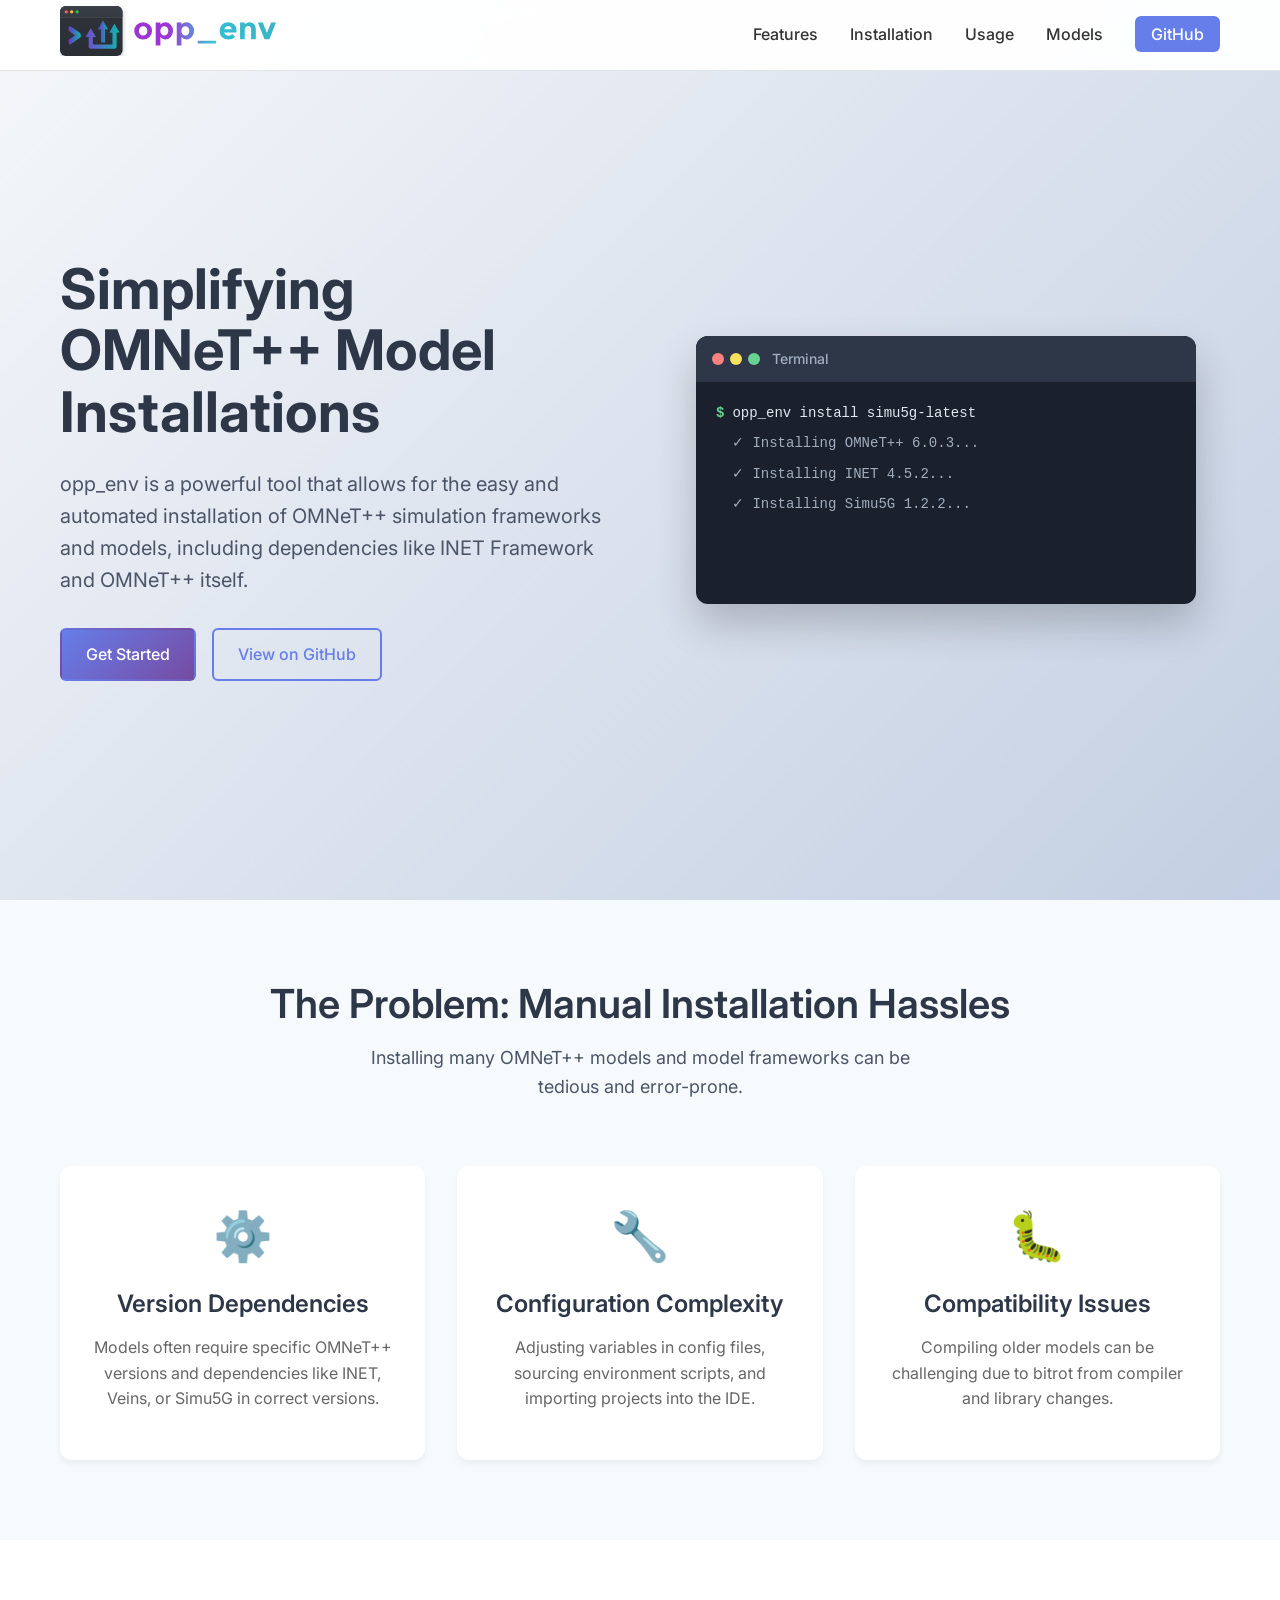
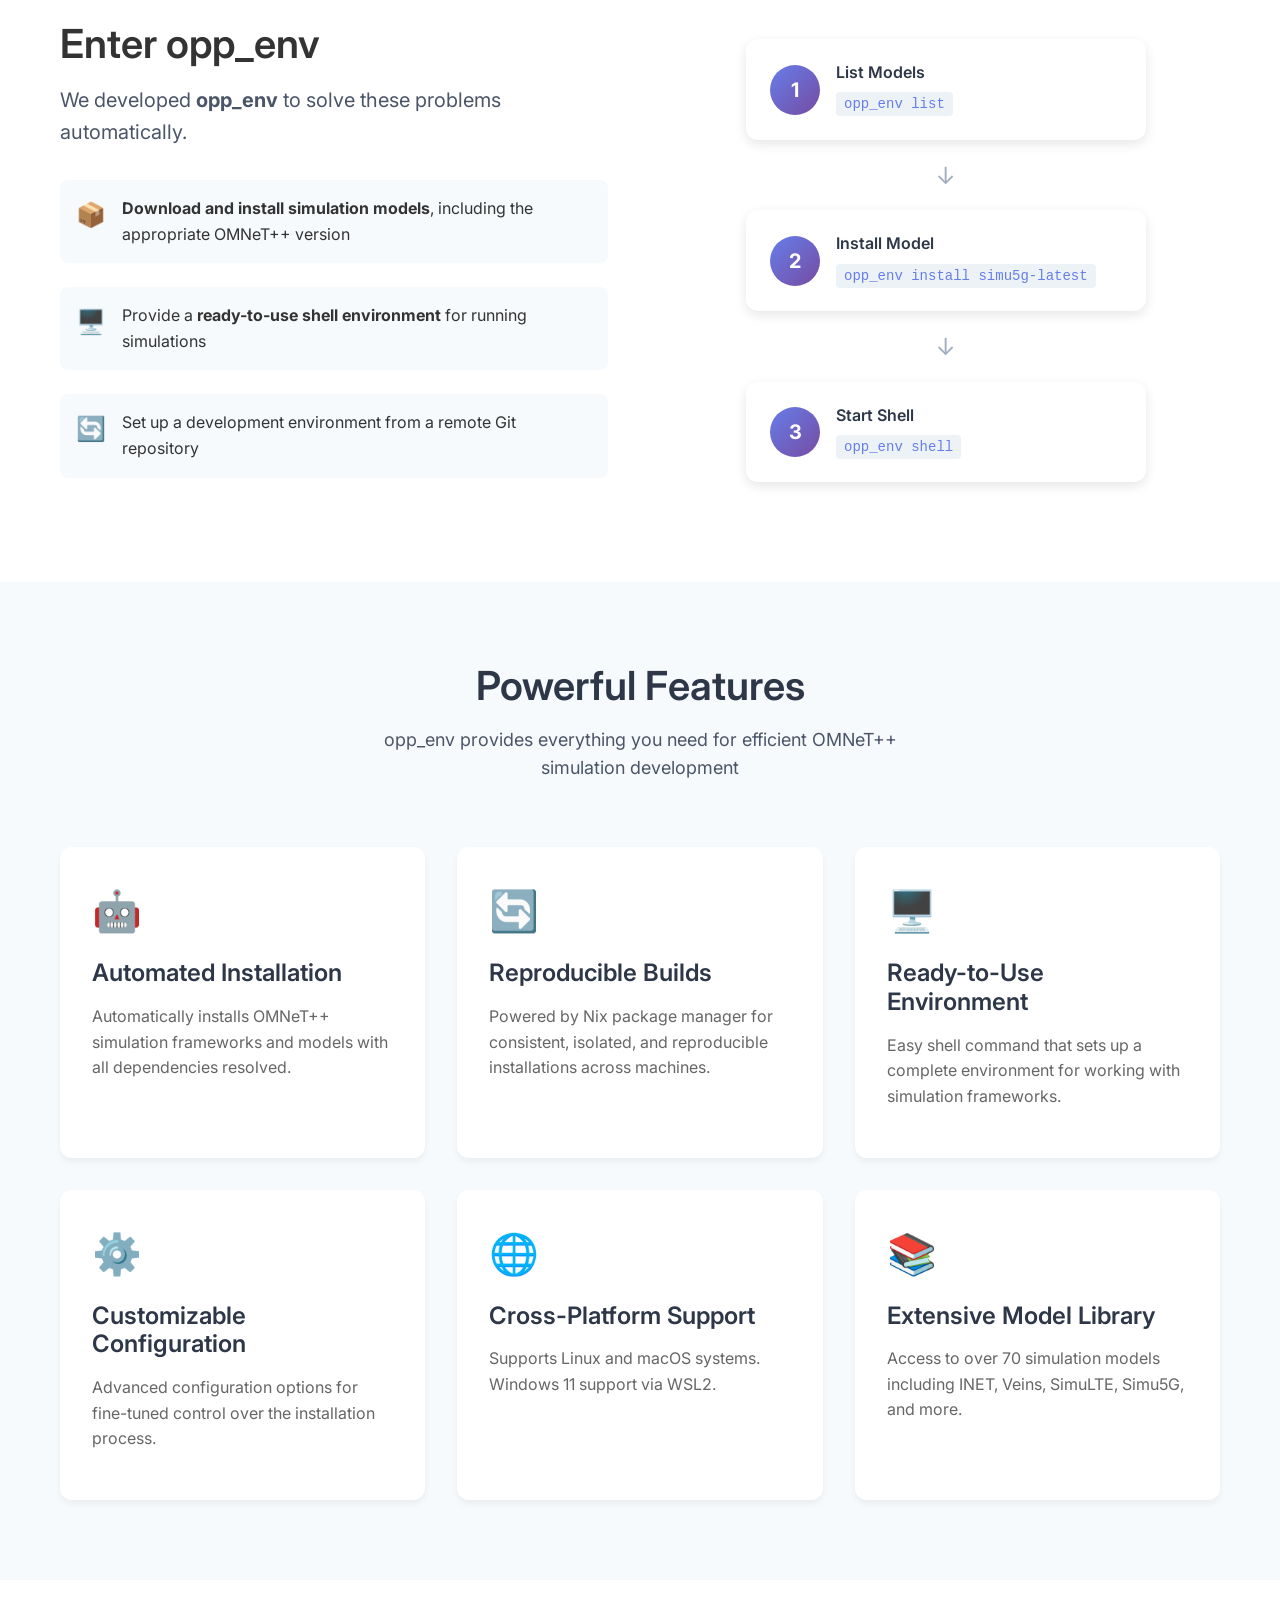
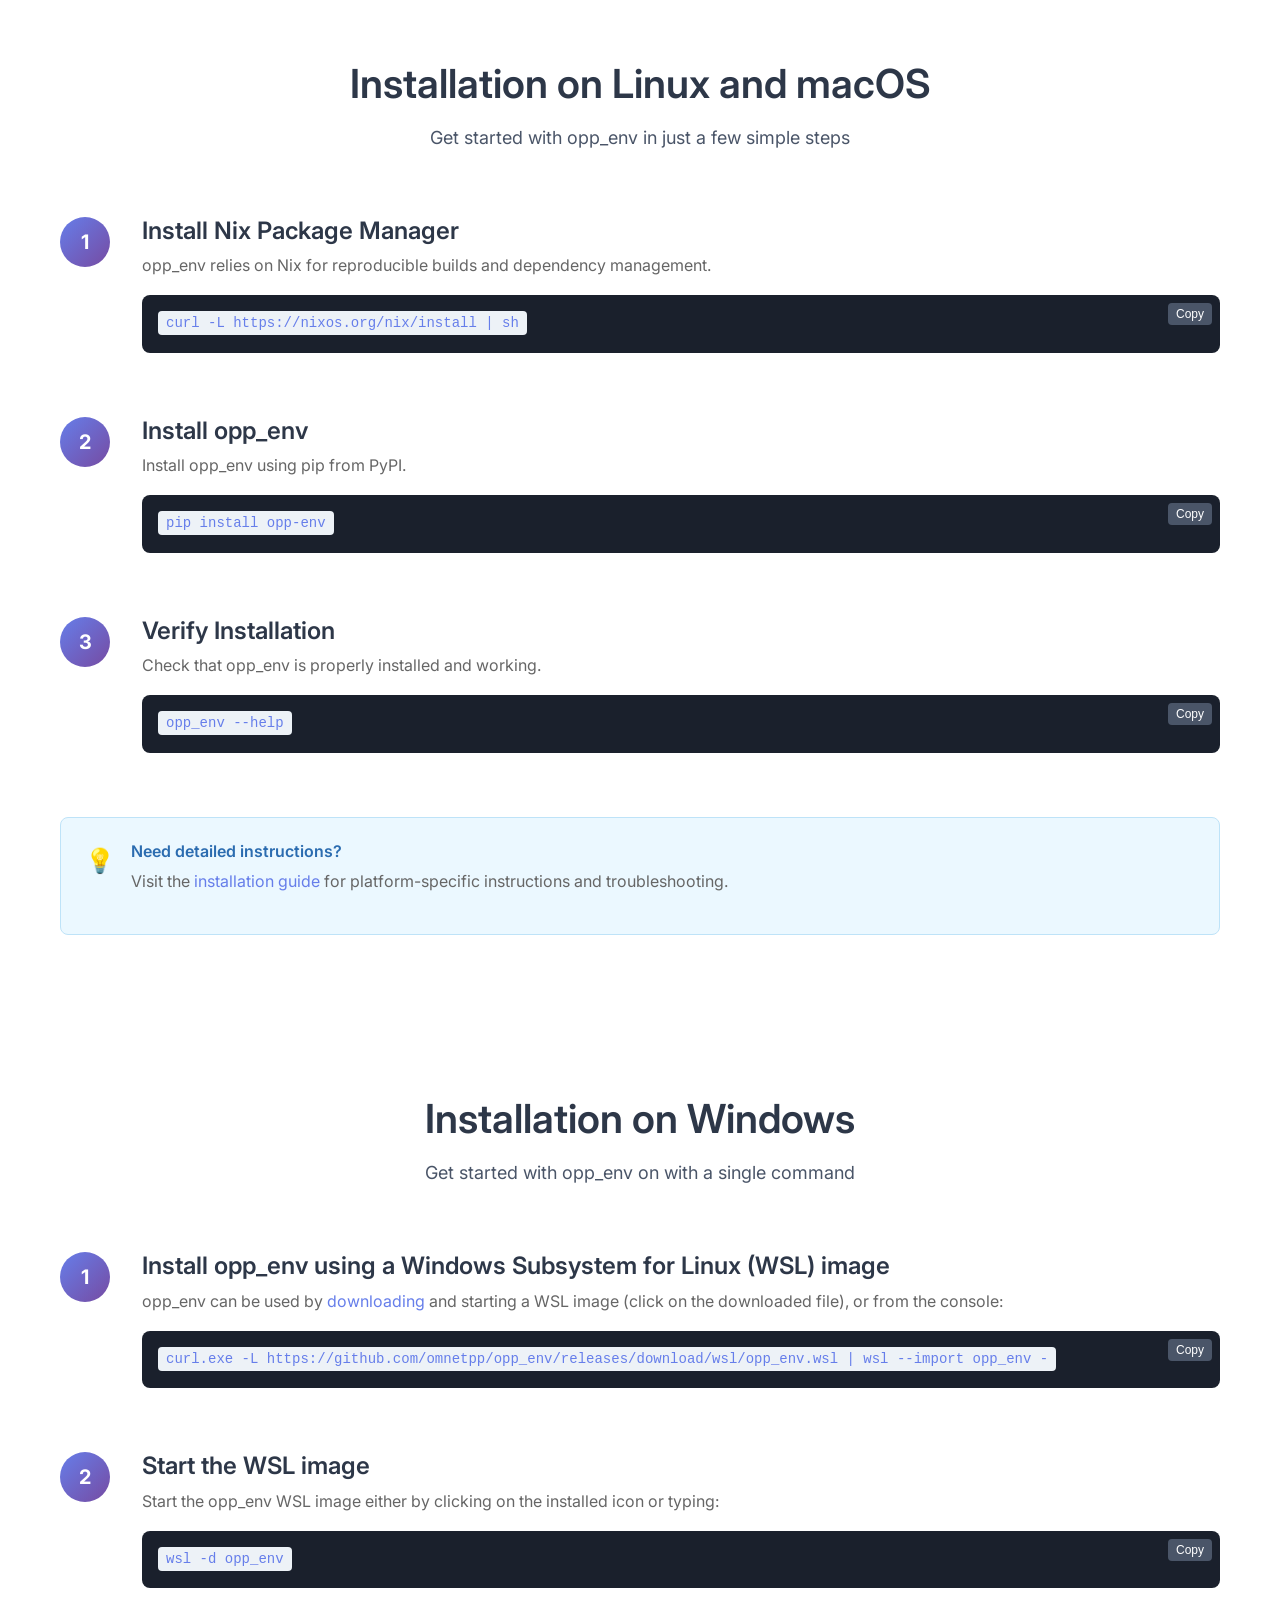
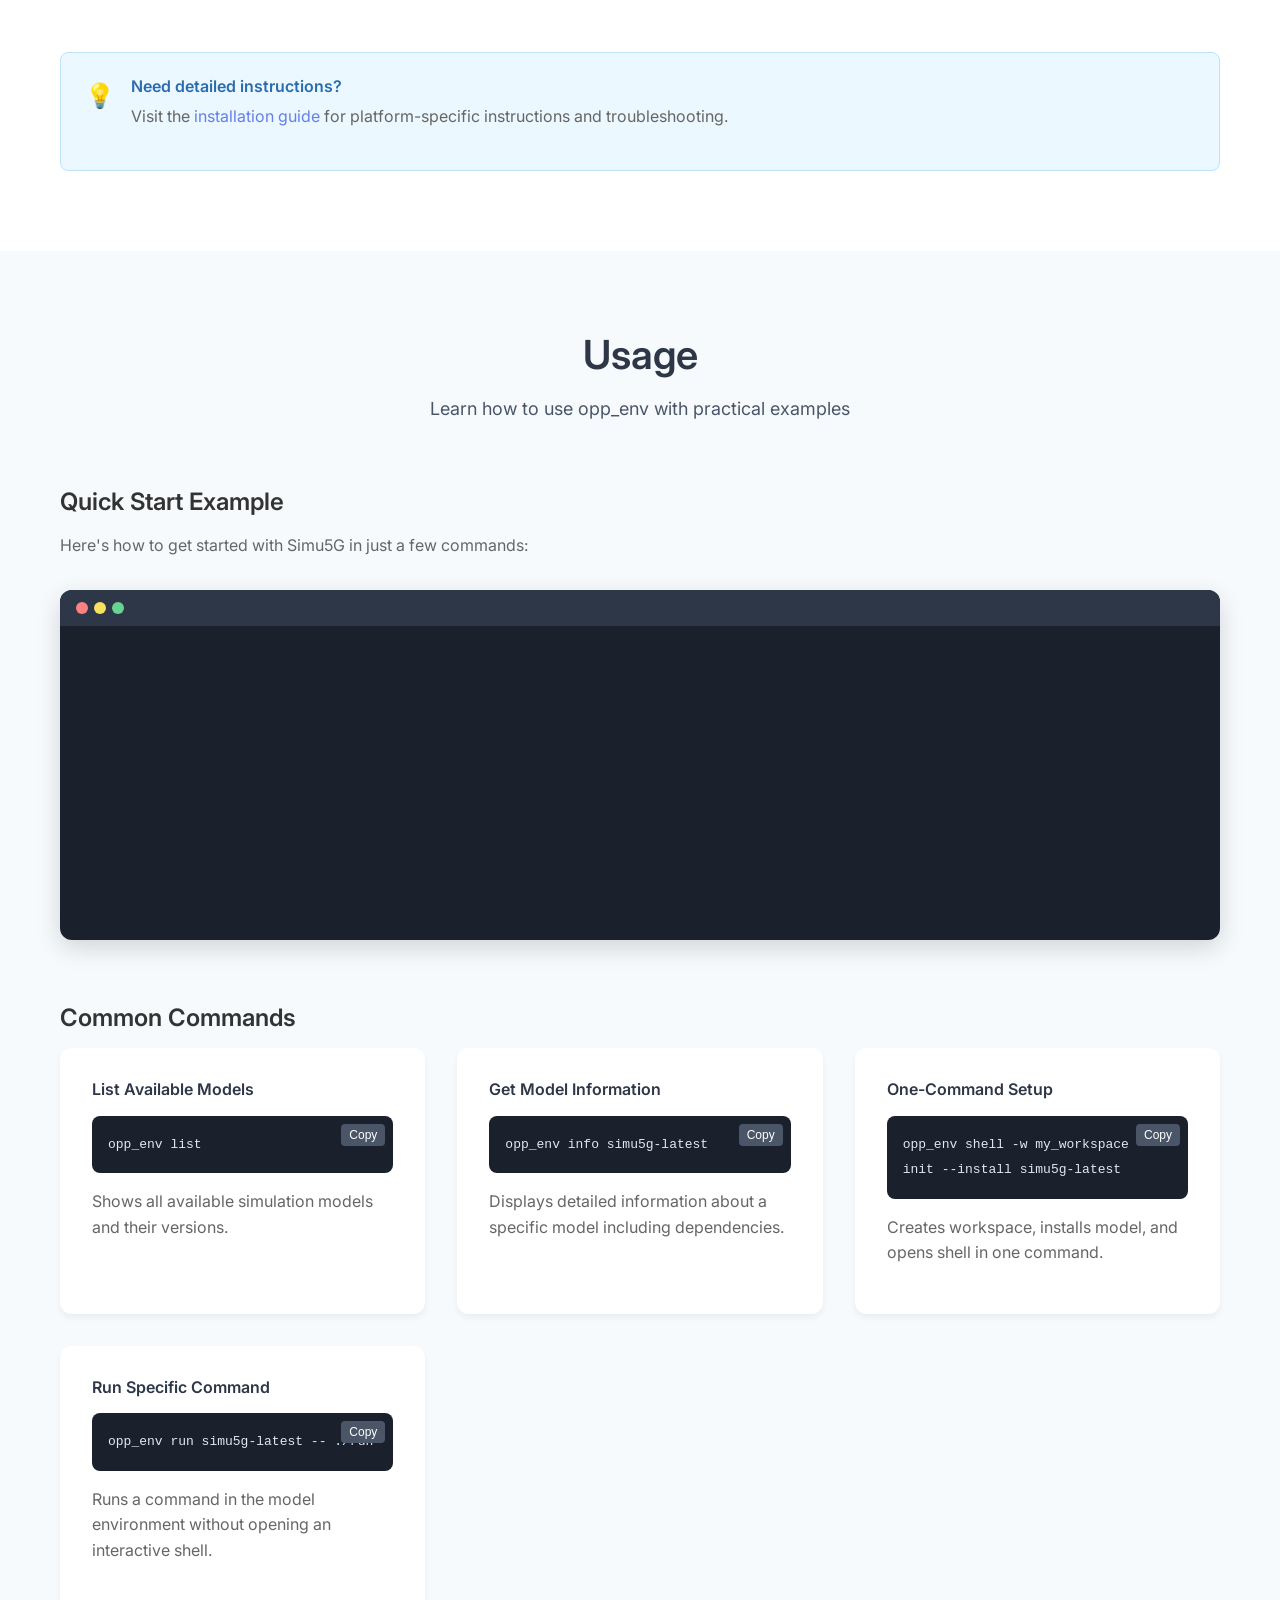
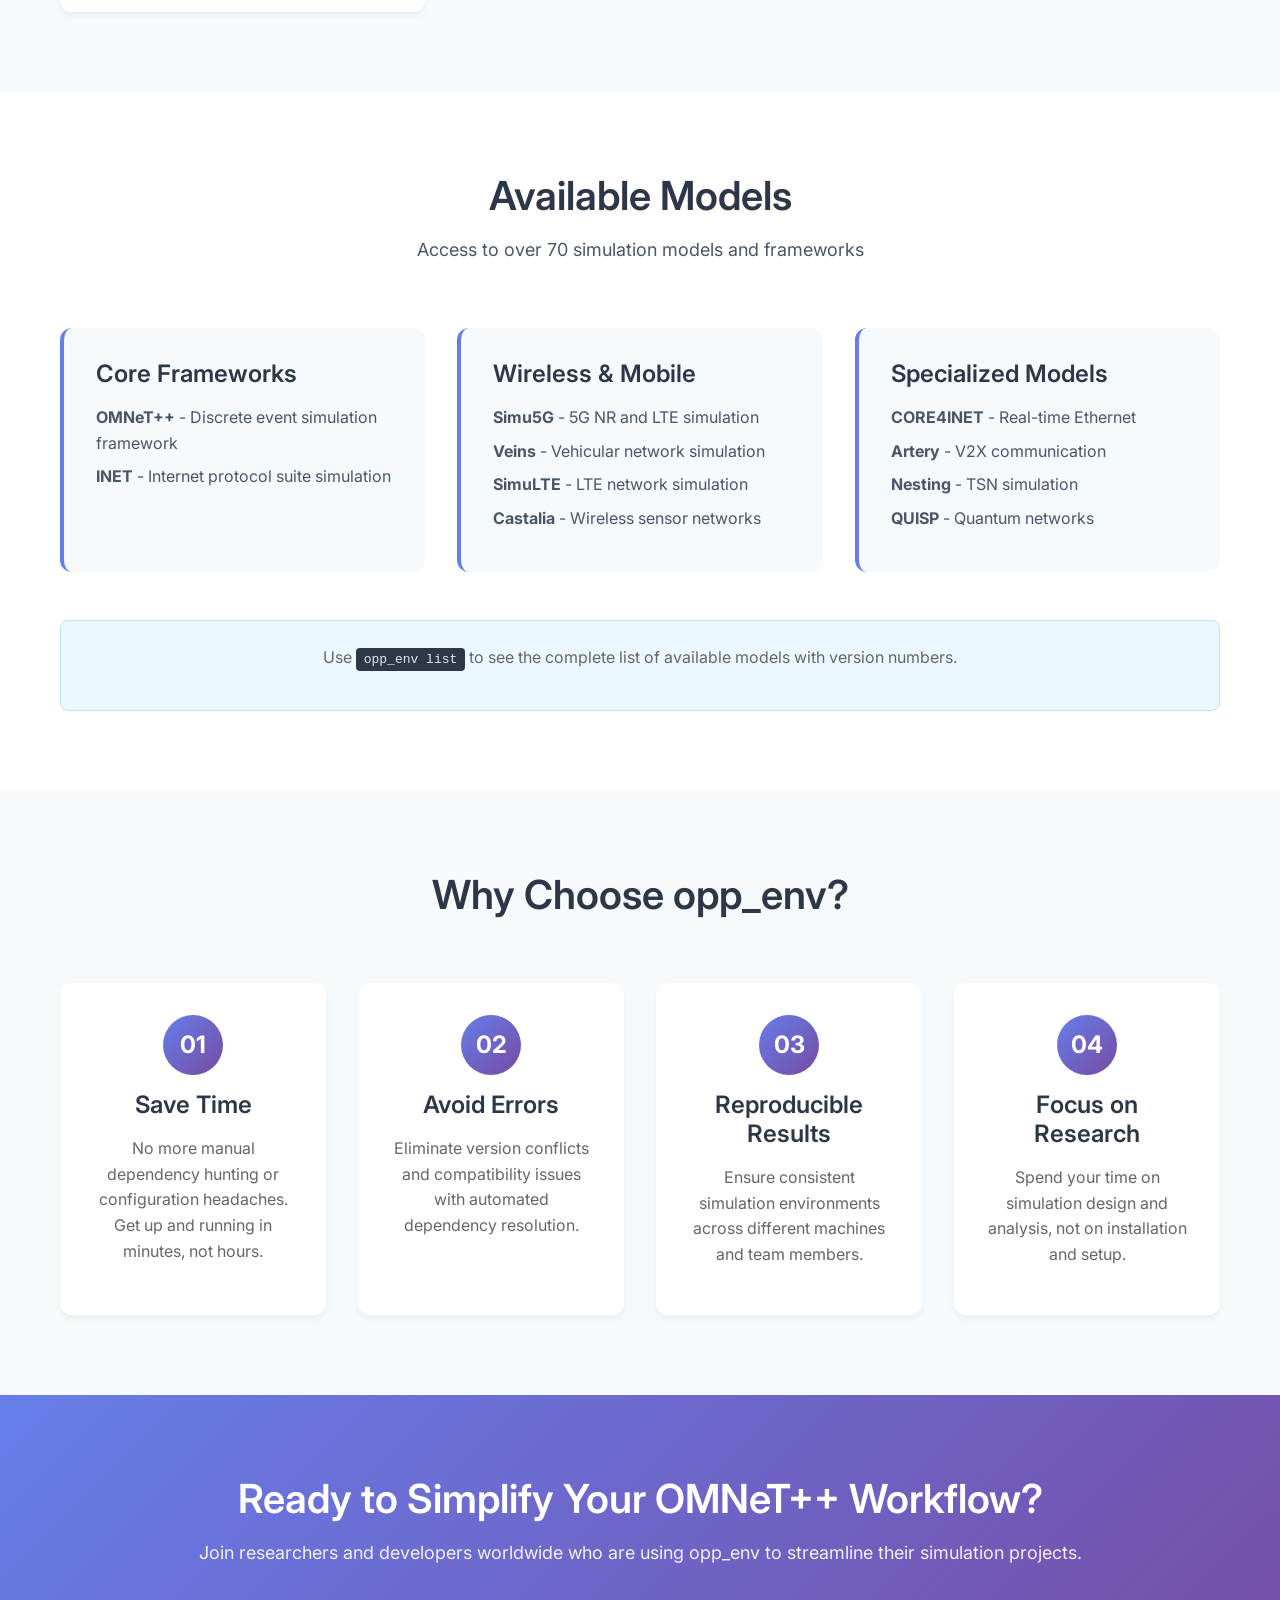
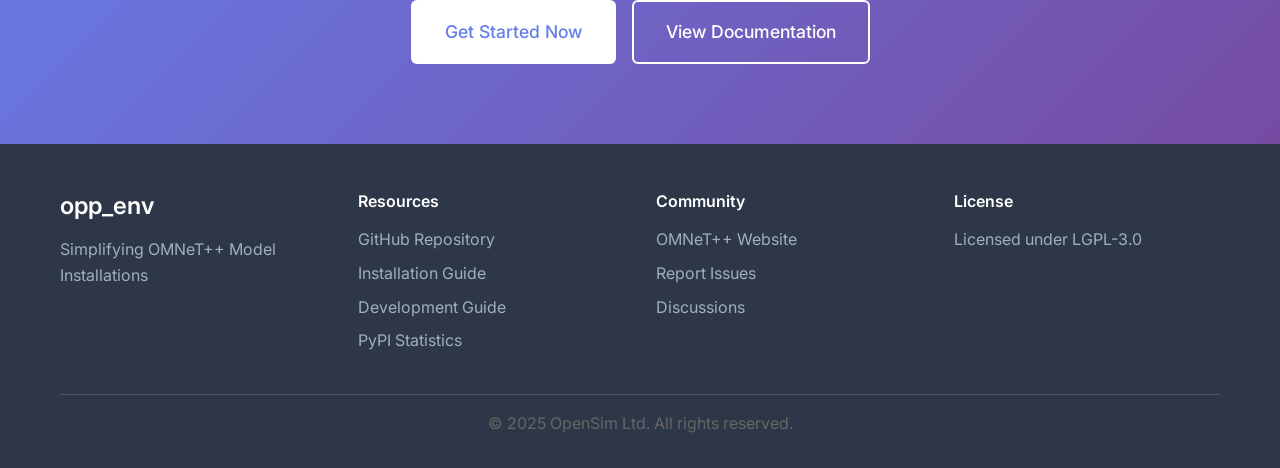
<file: index.html>
<!DOCTYPE html>
<html lang="en">
<head>
    <meta charset="UTF-8">
    <meta name="viewport" content="width=device-width, initial-scale=1.0">
    <title>opp_env - Simplifying OMNeT++ Model Installations</title>
    <meta name="description" content="opp_env is a powerful tool that allows for the easy and automated installation of OMNeT++ simulation frameworks and models, including dependencies like INET Framework and OMNeT++ itself.">
    <link rel="stylesheet" href="styles.css">
    <link rel="preconnect" href="https://fonts.googleapis.com">
    <link rel="preconnect" href="https://fonts.gstatic.com" crossorigin>
    <link href="https://fonts.googleapis.com/css2?family=Inter:wght@300;400;500;600;700&display=swap" rel="stylesheet">
</head>
<body>
    <!-- Navigation -->
    <nav class="navbar">
        <div class="nav-container">
            <div class="nav-logo">
                <img height="50pt" src="images/opp_env_logo.svg" alt="opp_env">
            </div>
            <ul class="nav-menu">
                <li class="nav-item">
                    <a href="#features" class="nav-link">Features</a>
                </li>
                <li class="nav-item">
                    <a href="#installation" class="nav-link">Installation</a>
                </li>
                <li class="nav-item">
                    <a href="#usage" class="nav-link">Usage</a>
                </li>
                <li class="nav-item">
                    <a href="#models" class="nav-link">Models</a>
                </li>
                <li class="nav-item">
                    <a href="https://github.com/omnetpp/opp_env" class="nav-link nav-cta" target="_blank">GitHub</a>
                </li>
            </ul>
            <div class="hamburger">
                <span class="bar"></span>
                <span class="bar"></span>
                <span class="bar"></span>
            </div>
        </div>
    </nav>

    <!-- Hero Section -->
    <section class="hero">
        <div class="hero-container">
            <div class="hero-content">
                <h1 class="hero-title">Simplifying OMNeT++ Model Installations</h1>
                <p class="hero-subtitle">opp_env is a powerful tool that allows for the easy and automated installation of OMNeT++ simulation frameworks and models, including dependencies like INET Framework and OMNeT++ itself.</p>
                <div class="hero-buttons">
                    <a href="#installation" class="btn btn-primary">Get Started</a>
                    <a href="https://github.com/omnetpp/opp_env" class="btn btn-secondary" target="_blank">View on GitHub</a>
                </div>
            </div>
            <div class="hero-visual">
                <div class="terminal-window">
                    <div class="terminal-header">
                        <div class="terminal-buttons">
                            <span class="terminal-button red"></span>
                            <span class="terminal-button yellow"></span>
                            <span class="terminal-button green"></span>
                        </div>
                        <div class="terminal-title">Terminal</div>
                    </div>
                    <div class="terminal-body">
                        <div class="terminal-line">
                            <span class="terminal-prompt">$</span>
                            <span class="terminal-command">opp_env install simu5g-latest</span>
                        </div>
                        <div class="terminal-line terminal-output">
                            <span>✓ Installing OMNeT++ 6.0.3...</span>
                        </div>
                        <div class="terminal-line terminal-output">
                            <span>✓ Installing INET 4.5.2...</span>
                        </div>
                        <div class="terminal-line terminal-output">
                            <span>✓ Installing Simu5G 1.2.2...</span>
                        </div>
                        <div class="terminal-line">
                            <span class="terminal-prompt">$</span>
                            <span class="terminal-command">opp_env shell</span>
                        </div>
                        <div class="terminal-line terminal-output">
                            <span>Ready to simulate! 🚀</span>
                        </div>
                    </div>
                </div>
            </div>
        </div>
    </section>

    <!-- Problem Section -->
    <section class="problem-section">
        <div class="container">
            <div class="section-header">
                <h2>The Problem: Manual Installation Hassles</h2>
                <p>Installing many OMNeT++ models and model frameworks can be tedious and error-prone.</p>
            </div>
            <div class="problem-grid">
                <div class="problem-card">
                    <div class="problem-icon">⚙️</div>
                    <h3>Version Dependencies</h3>
                    <p>Models often require specific OMNeT++ versions and dependencies like INET, Veins, or Simu5G in correct versions.</p>
                </div>
                <div class="problem-card">
                    <div class="problem-icon">🔧</div>
                    <h3>Configuration Complexity</h3>
                    <p>Adjusting variables in config files, sourcing environment scripts, and importing projects into the IDE.</p>
                </div>
                <div class="problem-card">
                    <div class="problem-icon">🐛</div>
                    <h3>Compatibility Issues</h3>
                    <p>Compiling older models can be challenging due to bitrot from compiler and library changes.</p>
                </div>
            </div>
        </div>
    </section>

    <!-- Solution Section -->
    <section class="solution-section">
        <div class="container">
            <div class="solution-content">
                <div class="solution-text">
                    <h2>Enter opp_env</h2>
                    <p class="solution-intro">We developed <strong>opp_env</strong> to solve these problems automatically.</p>
                    <ul class="solution-features">
                        <li>
                            <span class="feature-icon">📦</span>
                            <span><strong>Download and install simulation models</strong>, including the appropriate OMNeT++ version</span>
                        </li>
                        <li>
                            <span class="feature-icon">🖥️</span>
                            <span>Provide a <strong>ready-to-use shell environment</strong> for running simulations</span>
                        </li>
                        <li>
                            <span class="feature-icon">🔄</span>
                            <span>Set up a development environment from a remote Git repository</span>
                        </li>
                    </ul>
                </div>
                <div class="solution-visual">
                    <div class="workflow-diagram">
                        <div class="workflow-step">
                            <div class="step-number">1</div>
                            <div class="step-content">
                                <h4>List Models</h4>
                                <code>opp_env list</code>
                            </div>
                        </div>
                        <div class="workflow-arrow">→</div>
                        <div class="workflow-step">
                            <div class="step-number">2</div>
                            <div class="step-content">
                                <h4>Install Model</h4>
                                <code>opp_env install simu5g-latest</code>
                            </div>
                        </div>
                        <div class="workflow-arrow">→</div>
                        <div class="workflow-step">
                            <div class="step-number">3</div>
                            <div class="step-content">
                                <h4>Start Shell</h4>
                                <code>opp_env shell</code>
                            </div>
                        </div>
                    </div>
                </div>
            </div>
        </div>
    </section>

    <!-- Features Section -->
    <section id="features" class="features-section">
        <div class="container">
            <div class="section-header">
                <h2>Powerful Features</h2>
                <p>opp_env provides everything you need for efficient OMNeT++ simulation development</p>
            </div>
            <div class="features-grid">
                <div class="feature-card">
                    <div class="feature-icon">🤖</div>
                    <h3>Automated Installation</h3>
                    <p>Automatically installs OMNeT++ simulation frameworks and models with all dependencies resolved.</p>
                </div>
                <div class="feature-card">
                    <div class="feature-icon">🔄</div>
                    <h3>Reproducible Builds</h3>
                    <p>Powered by Nix package manager for consistent, isolated, and reproducible installations across machines.</p>
                </div>
                <div class="feature-card">
                    <div class="feature-icon">🖥️</div>
                    <h3>Ready-to-Use Environment</h3>
                    <p>Easy shell command that sets up a complete environment for working with simulation frameworks.</p>
                </div>
                <div class="feature-card">
                    <div class="feature-icon">⚙️</div>
                    <h3>Customizable Configuration</h3>
                    <p>Advanced configuration options for fine-tuned control over the installation process.</p>
                </div>
                <div class="feature-card">
                    <div class="feature-icon">🌐</div>
                    <h3>Cross-Platform Support</h3>
                    <p>Supports Linux and macOS systems. Windows 11 support via WSL2.</p>
                </div>
                <div class="feature-card">
                    <div class="feature-icon">📚</div>
                    <h3>Extensive Model Library</h3>
                    <p>Access to over 70 simulation models including INET, Veins, SimuLTE, Simu5G, and more.</p>
                </div>
            </div>
        </div>
    </section>

    <!-- Installation Section -->
    <section id="installation" class="installation-section">
        <div class="container">
            <div class="section-header">
                <h2>Installation on Linux and macOS</h2>
                <p>Get started with opp_env in just a few simple steps</p>
            </div>
            <div class="installation-content">
                <div class="installation-steps">
                    <div class="step">
                        <div class="step-number">1</div>
                        <div class="step-content">
                            <h3>Install Nix Package Manager</h3>
                            <p>opp_env relies on Nix for reproducible builds and dependency management.</p>
                            <div class="code-block">
                                <code>curl -L https://nixos.org/nix/install | sh</code>
                                <button class="copy-btn" onclick="copyToClipboard(this)">Copy</button>
                            </div>
                        </div>
                    </div>
                    <div class="step">
                        <div class="step-number">2</div>
                        <div class="step-content">
                            <h3>Install opp_env</h3>
                            <p>Install opp_env using pip from PyPI.</p>
                            <div class="code-block">
                                <code>pip install opp-env</code>
                                <button class="copy-btn" onclick="copyToClipboard(this)">Copy</button>
                            </div>
                        </div>
                    </div>
                    <div class="step">
                        <div class="step-number">3</div>
                        <div class="step-content">
                            <h3>Verify Installation</h3>
                            <p>Check that opp_env is properly installed and working.</p>
                            <div class="code-block">
                                <code>opp_env --help</code>
                                <button class="copy-btn" onclick="copyToClipboard(this)">Copy</button>
                            </div>
                        </div>
                    </div>
                </div>
                <div class="installation-note">
                    <div class="note-icon">💡</div>
                    <div class="note-content">
                        <h4>Need detailed instructions?</h4>
                        <p>Visit the <a href="https://github.com/omnetpp/opp_env/blob/main/INSTALL.md" target="_blank">installation guide</a> for platform-specific instructions and troubleshooting.</p>
                    </div>
                </div>
            </div>
        </div>
    </section>

    <section id="installation_win" class="installation-section">
        <div class="container">
            <div class="section-header">
                <h2>Installation on Windows</h2>
                <p>Get started with opp_env on with a single command</p>
            </div>
            <div class="installation-content">
                <div class="installation-steps">
                    <div class="step">
                        <div class="step-number">1</div>
                        <div class="step-content">
                            <h3>Install opp_env using a Windows Subsystem for Linux (WSL) image</h3>
                            <p>opp_env can be used by <a href="https://github.com/omnetpp/opp_env/releases/download/wsl/opp_env.wsl" target="_blank">downloading</a>
                               and starting a WSL image (click on the downloaded file), or from the console:</p>
                            <div class="code-block">
                                <code>curl.exe -L https://github.com/omnetpp/opp_env/releases/download/wsl/opp_env.wsl | wsl --import opp_env -</code>
                                <button class="copy-btn" onclick="copyToClipboard(this)">Copy</button>
                            </div>
                        </div>
                    </div>
                    <div class="step">
                        <div class="step-number">2</div>
                        <div class="step-content">
                            <h3>Start the WSL image</h3>
                            <p>Start the opp_env WSL image either by clicking on the installed icon or typing:</p>
                            <div class="code-block">
                                <code>wsl -d opp_env</code>
                                <button class="copy-btn" onclick="copyToClipboard(this)">Copy</button>
                            </div>
                        </div>
                    </div>
                </div>
                <div class="installation-note">
                    <div class="note-icon">💡</div>
                    <div class="note-content">
                        <h4>Need detailed instructions?</h4>
                        <p>Visit the <a href="https://github.com/omnetpp/opp_env/blob/main/INSTALL.md#windows-1011-using-wsl2" target="_blank">installation guide</a> for platform-specific instructions and troubleshooting.</p>
                    </div>
                </div>
            </div>
        </div>
    </section>

    <!-- Usage Section -->
    <section id="usage" class="usage-section">
        <div class="container">
            <div class="section-header">
                <h2>Usage</h2>
                <p>Learn how to use opp_env with practical examples</p>
            </div>
            <div class="usage-content">
                <div class="usage-example">
                    <h3>Quick Start Example</h3>
                    <p>Here's how to get started with Simu5G in just a few commands:</p>
                    <div class="terminal-example">
                        <div class="terminal-header">
                            <div class="terminal-buttons">
                                <span class="terminal-button red"></span>
                                <span class="terminal-button yellow"></span>
                                <span class="terminal-button green"></span>
                            </div>
                        </div>
                        <div class="terminal-content">
                            <div class="terminal-line">
                                <span class="prompt">$</span>
                                <span class="command">mkdir my_workspace && cd my_workspace</span>
                            </div>
                            <div class="terminal-line">
                                <span class="prompt">$</span>
                                <span class="command">opp_env init</span>
                            </div>
                            <div class="terminal-line">
                                <span class="prompt">$</span>
                                <span class="command">opp_env install simu5g-latest</span>
                            </div>
                            <div class="terminal-line output">
                                <span>✓ Installing OMNeT++ 6.0.3...</span>
                            </div>
                            <div class="terminal-line output">
                                <span>✓ Installing INET 4.5.2...</span>
                            </div>
                            <div class="terminal-line output">
                                <span>✓ Installing Simu5G 1.2.2...</span>
                            </div>
                            <div class="terminal-line">
                                <span class="prompt">$</span>
                                <span class="command">opp_env shell</span>
                            </div>
                            <div class="terminal-line">
                                <span class="prompt">(opp_env)$</span>
                                <span class="command">cd simu5g-1.2.2/simulations/NR/standalone</span>
                            </div>
                            <div class="terminal-line">
                                <span class="prompt">(opp_env)$</span>
                                <span class="command">./run</span>
                            </div>
                        </div>
                    </div>
                </div>
                
                <div class="usage-commands">
                    <h3>Common Commands</h3>
                    <div class="commands-grid">
                        <div class="command-card">
                            <h4>List Available Models</h4>
                            <div class="code-block">
                                <code>opp_env list</code>
                                <button class="copy-btn" onclick="copyToClipboard(this)">Copy</button>
                            </div>
                            <p>Shows all available simulation models and their versions.</p>
                        </div>
                        <div class="command-card">
                            <h4>Get Model Information</h4>
                            <div class="code-block">
                                <code>opp_env info simu5g-latest</code>
                                <button class="copy-btn" onclick="copyToClipboard(this)">Copy</button>
                            </div>
                            <p>Displays detailed information about a specific model including dependencies.</p>
                        </div>
                        <div class="command-card">
                            <h4>One-Command Setup</h4>
                            <div class="code-block">
                                <code>opp_env shell -w my_workspace --init --install simu5g-latest</code>
                                <button class="copy-btn" onclick="copyToClipboard(this)">Copy</button>
                            </div>
                            <p>Creates workspace, installs model, and opens shell in one command.</p>
                        </div>
                        <div class="command-card">
                            <h4>Run Specific Command</h4>
                            <div class="code-block">
                                <code>opp_env run simu5g-latest -- ./run</code>
                                <button class="copy-btn" onclick="copyToClipboard(this)">Copy</button>
                            </div>
                            <p>Runs a command in the model environment without opening an interactive shell.</p>
                        </div>
                    </div>
                </div>
            </div>
        </div>
    </section>

    <!-- Models Section -->
    <section id="models" class="models-section">
        <div class="container">
            <div class="section-header">
                <h2>Available Models</h2>
                <p>Access to over 70 simulation models and frameworks</p>
            </div>
            <div class="models-content">
                <div class="models-categories">
                    <div class="category-card">
                        <h3>Core Frameworks</h3>
                        <ul>
                            <li><strong>OMNeT++</strong> - Discrete event simulation framework</li>
                            <li><strong>INET</strong> - Internet protocol suite simulation</li>
                        </ul>
                    </div>
                    <div class="category-card">
                        <h3>Wireless & Mobile</h3>
                        <ul>
                            <li><strong>Simu5G</strong> - 5G NR and LTE simulation</li>
                            <li><strong>Veins</strong> - Vehicular network simulation</li>
                            <li><strong>SimuLTE</strong> - LTE network simulation</li>
                            <li><strong>Castalia</strong> - Wireless sensor networks</li>
                        </ul>
                    </div>
                    <div class="category-card">
                        <h3>Specialized Models</h3>
                        <ul>
                            <li><strong>CORE4INET</strong> - Real-time Ethernet</li>
                            <li><strong>Artery</strong> - V2X communication</li>
                            <li><strong>Nesting</strong> - TSN simulation</li>
                            <li><strong>QUISP</strong> - Quantum networks</li>
                        </ul>
                    </div>
                </div>
                <div class="models-note">
                    <p>Use <code>opp_env list</code> to see the complete list of available models with version numbers.</p>
                </div>
            </div>
        </div>
    </section>

    <!-- Benefits Section -->
    <section class="benefits-section">
        <div class="container">
            <div class="section-header">
                <h2>Why Choose opp_env?</h2>
            </div>
            <div class="benefits-grid">
                <div class="benefit-card">
                    <div class="benefit-number">01</div>
                    <h3>Save Time</h3>
                    <p>No more manual dependency hunting or configuration headaches. Get up and running in minutes, not hours.</p>
                </div>
                <div class="benefit-card">
                    <div class="benefit-number">02</div>
                    <h3>Avoid Errors</h3>
                    <p>Eliminate version conflicts and compatibility issues with automated dependency resolution.</p>
                </div>
                <div class="benefit-card">
                    <div class="benefit-number">03</div>
                    <h3>Reproducible Results</h3>
                    <p>Ensure consistent simulation environments across different machines and team members.</p>
                </div>
                <div class="benefit-card">
                    <div class="benefit-number">04</div>
                    <h3>Focus on Research</h3>
                    <p>Spend your time on simulation design and analysis, not on installation and setup.</p>
                </div>
            </div>
        </div>
    </section>

    <!-- CTA Section -->
    <section class="cta-section">
        <div class="container">
            <div class="cta-content">
                <h2>Ready to Simplify Your OMNeT++ Workflow?</h2>
                <p>Join researchers and developers worldwide who are using opp_env to streamline their simulation projects.</p>
                <div class="cta-buttons">
                    <a href="#installation" class="btn btn-primary btn-large">Get Started Now</a>
                    <a href="https://github.com/omnetpp/opp_env" class="btn btn-secondary btn-large" target="_blank">View Documentation</a>
                </div>
            </div>
        </div>
    </section>

    <!-- Footer -->
    <footer class="footer">
        <div class="container">
            <div class="footer-content">
                <div class="footer-section">
                    <h3>opp_env</h3>
                    <p>Simplifying OMNeT++ Model Installations</p>
                </div>
                <div class="footer-section">
                    <h4>Resources</h4>
                    <ul>
                        <li><a href="https://github.com/omnetpp/opp_env" target="_blank">GitHub Repository</a></li>
                        <li><a href="https://github.com/omnetpp/opp_env/blob/main/INSTALL.md" target="_blank">Installation Guide</a></li>
                        <li><a href="https://github.com/omnetpp/opp_env/blob/main/DEVELOP.md" target="_blank">Development Guide</a></li>
                        <li><a href="https://pypistats.org/packages/opp-env" target="_blank">PyPI Statistics</a></li>
                    </ul>
                </div>
                <div class="footer-section">
                    <h4>Community</h4>
                    <ul>
                        <li><a href="https://omnetpp.org" target="_blank">OMNeT++ Website</a></li>
                        <li><a href="https://github.com/omnetpp/opp_env/issues" target="_blank">Report Issues</a></li>
                        <li><a href="https://github.com/omnetpp/omnetpp/discussions/1317" target="_blank">Discussions</a></li>
                    </ul>
                </div>
                <div class="footer-section">
                    <h4>License</h4>
                    <p>Licensed under <a href="https://github.com/omnetpp/opp_env/blob/main/LICENSE" target="_blank">LGPL-3.0</a></p>
                </div>
            </div>
            <div class="footer-bottom">
                <p>&copy; 2025 OpenSim Ltd. All rights reserved.</p>
            </div>
        </div>
    </footer>

    <script src="script.js"></script>
</body>
</html>
</file>
<file: styles.css>
/* Reset and Base Styles */
* {
    margin: 0;
    padding: 0;
    box-sizing: border-box;
}

html {
    scroll-behavior: smooth;
}

body {
    font-family: 'Inter', -apple-system, BlinkMacSystemFont, 'Segoe UI', Roboto, sans-serif;
    line-height: 1.6;
    color: #333;
    background-color: #fff;
}

.container {
    max-width: 1200px;
    margin: 0 auto;
    padding: 0 20px;
}

/* Typography */
h1, h2, h3, h4, h5, h6 {
    font-weight: 600;
    line-height: 1.2;
    margin-bottom: 1rem;
}

h1 {
    font-size: 3rem;
    font-weight: 700;
}

h2 {
    font-size: 2.5rem;
}

h3 {
    font-size: 1.5rem;
}

p {
    margin-bottom: 1rem;
    color: #666;
}

/* Buttons */
.btn {
    display: inline-block;
    padding: 12px 24px;
    border-radius: 6px;
    text-decoration: none;
    font-weight: 500;
    transition: all 0.3s ease;
    border: 2px solid transparent;
    cursor: pointer;
    font-size: 1rem;
}

.btn-primary {
    background: linear-gradient(135deg, #667eea 0%, #764ba2 100%);
    color: white;
}

.btn-primary:hover {
    transform: translateY(-2px);
    box-shadow: 0 8px 25px rgba(102, 126, 234, 0.3);
}

.btn-secondary {
    background: transparent;
    color: #667eea;
    border-color: #667eea;
}

.btn-secondary:hover {
    background: #667eea;
    color: white;
    transform: translateY(-2px);
}

.btn-large {
    padding: 16px 32px;
    font-size: 1.1rem;
}

/* Navigation */
.navbar {
    position: fixed;
    top: 0;
    width: 100%;
    background: rgba(255, 255, 255, 0.95);
    backdrop-filter: blur(10px);
    border-bottom: 1px solid rgba(0, 0, 0, 0.1);
    z-index: 1000;
    transition: all 0.3s ease;
}

.nav-container {
    max-width: 1200px;
    margin: 0 auto;
    padding: 0 20px;
    display: flex;
    justify-content: space-between;
    align-items: center;
    height: 70px;
}

.nav-logo h2 {
    color: #667eea;
    margin: 0;
    font-size: 1.8rem;
    font-weight: 700;
}

.nav-menu {
    display: flex;
    list-style: none;
    gap: 2rem;
    align-items: center;
}

.nav-link {
    text-decoration: none;
    color: #333;
    font-weight: 500;
    transition: color 0.3s ease;
}

.nav-link:hover {
    color: #667eea;
}

.nav-cta {
    background: #667eea;
    color: white !important;
    padding: 8px 16px;
    border-radius: 6px;
    transition: all 0.3s ease;
}

.nav-cta:hover {
    background: #5a67d8;
    transform: translateY(-1px);
}

.hamburger {
    display: none;
    flex-direction: column;
    cursor: pointer;
}

.bar {
    width: 25px;
    height: 3px;
    background: #333;
    margin: 3px 0;
    transition: 0.3s;
}

/* Hero Section */
.hero {
    padding: 120px 0 80px;
    background: linear-gradient(135deg, #f5f7fa 0%, #c3cfe2 100%);
    min-height: 100vh;
    display: flex;
    align-items: center;
}

.hero-container {
    max-width: 1200px;
    margin: 0 auto;
    padding: 0 20px;
    display: grid;
    grid-template-columns: 1fr 1fr;
    gap: 4rem;
    align-items: center;
}

.hero-content {
    max-width: 600px;
}

.hero-title {
    font-size: 3.5rem;
    font-weight: 700;
    color: #2d3748;
    margin-bottom: 1.5rem;
    line-height: 1.1;
}

.hero-subtitle {
    font-size: 1.25rem;
    color: #4a5568;
    margin-bottom: 2rem;
    line-height: 1.6;
}

.hero-buttons {
    display: flex;
    gap: 1rem;
    flex-wrap: wrap;
}

.hero-visual {
    display: flex;
    justify-content: center;
    align-items: center;
}

/* Terminal Window */
.terminal-window {
    background: #1a202c;
    border-radius: 12px;
    box-shadow: 0 20px 40px rgba(0, 0, 0, 0.2);
    overflow: hidden;
    max-width: 500px;
    width: 100%;
}

.terminal-header {
    background: #2d3748;
    padding: 12px 16px;
    display: flex;
    align-items: center;
    gap: 12px;
}

.terminal-buttons {
    display: flex;
    gap: 6px;
}

.terminal-button {
    width: 12px;
    height: 12px;
    border-radius: 50%;
}

.terminal-button.red {
    background: #fc8181;
}

.terminal-button.yellow {
    background: #f6e05e;
}

.terminal-button.green {
    background: #68d391;
}

.terminal-title {
    color: #a0aec0;
    font-size: 0.875rem;
    font-weight: 500;
}

.terminal-body {
    padding: 20px;
    font-family: 'Monaco', 'Menlo', 'Ubuntu Mono', monospace;
    font-size: 0.875rem;
    line-height: 1.6;
}

.terminal-line {
    margin-bottom: 8px;
    display: flex;
    align-items: center;
}

.terminal-prompt {
    color: #68d391;
    margin-right: 8px;
    font-weight: bold;
}

.terminal-command {
    color: #e2e8f0;
}

.terminal-output {
    color: #a0aec0;
    padding-left: 16px;
}

/* Section Styles */
section {
    padding: 80px 0;
}

.section-header {
    text-align: center;
    margin-bottom: 4rem;
}

.section-header h2 {
    color: #2d3748;
    margin-bottom: 1rem;
}

.section-header p {
    font-size: 1.125rem;
    color: #4a5568;
    max-width: 600px;
    margin: 0 auto;
}

/* Problem Section */
.problem-section {
    background: #f7fafc;
}

.problem-grid {
    display: grid;
    grid-template-columns: repeat(auto-fit, minmax(300px, 1fr));
    gap: 2rem;
}

.problem-card {
    background: white;
    padding: 2rem;
    border-radius: 12px;
    box-shadow: 0 4px 6px rgba(0, 0, 0, 0.05);
    text-align: center;
    transition: transform 0.3s ease;
}

.problem-card:hover {
    transform: translateY(-4px);
}

.problem-icon {
    font-size: 3rem;
    margin-bottom: 1rem;
}

.problem-card h3 {
    color: #2d3748;
    margin-bottom: 1rem;
}

/* Solution Section */
.solution-section {
    background: white;
}

.solution-content {
    display: grid;
    grid-template-columns: 1fr 1fr;
    gap: 4rem;
    align-items: center;
}

.solution-intro {
    font-size: 1.25rem;
    color: #4a5568;
    margin-bottom: 2rem;
}

.solution-features {
    list-style: none;
}

.solution-features li {
    display: flex;
    align-items: flex-start;
    margin-bottom: 1.5rem;
    padding: 1rem;
    background: #f7fafc;
    border-radius: 8px;
}

.feature-icon {
    font-size: 1.5rem;
    margin-right: 1rem;
    flex-shrink: 0;
}

.workflow-diagram {
    display: flex;
    flex-direction: column;
    gap: 1rem;
    align-items: center;
}

.workflow-step {
    display: flex;
    align-items: center;
    gap: 1rem;
    background: white;
    padding: 1.5rem;
    border-radius: 12px;
    box-shadow: 0 4px 12px rgba(0, 0, 0, 0.1);
    width: 100%;
    max-width: 400px;
}

.step-number {
    background: linear-gradient(135deg, #667eea 0%, #764ba2 100%);
    color: white;
    width: 40px;
    height: 40px;
    border-radius: 50%;
    display: flex;
    align-items: center;
    justify-content: center;
    font-weight: bold;
    flex-shrink: 0;
}

.step-content h4 {
    margin-bottom: 0.5rem;
    color: #2d3748;
}

.step-content code {
    background: #edf2f7;
    padding: 4px 8px;
    border-radius: 4px;
    font-size: 0.875rem;
    color: #667eea;
}

.workflow-arrow {
    font-size: 1.5rem;
    color: #a0aec0;
    transform: rotate(90deg);
}

/* Features Section */
.features-section {
    background: #f7fafc;
}

.features-grid {
    display: grid;
    grid-template-columns: repeat(auto-fit, minmax(350px, 1fr));
    gap: 2rem;
}

.feature-card {
    background: white;
    padding: 2rem;
    border-radius: 12px;
    box-shadow: 0 4px 6px rgba(0, 0, 0, 0.05);
    transition: transform 0.3s ease;
}

.feature-card:hover {
    transform: translateY(-4px);
}

.feature-card .feature-icon {
    font-size: 2.5rem;
    margin-bottom: 1rem;
}

.feature-card h3 {
    color: #2d3748;
    margin-bottom: 1rem;
}

/* Installation Section */
.installation-section {
    background: white;
}

.installation-steps {
    margin-bottom: 3rem;
}

.step {
    display: flex;
    gap: 2rem;
    margin-bottom: 3rem;
    align-items: flex-start;
}

.step-number {
    background: linear-gradient(135deg, #667eea 0%, #764ba2 100%);
    color: white;
    width: 50px;
    height: 50px;
    border-radius: 50%;
    display: flex;
    align-items: center;
    justify-content: center;
    font-weight: bold;
    font-size: 1.25rem;
    flex-shrink: 0;
}

.step-content {
    flex: 1;
}

.step-content h3 {
    color: #2d3748;
    margin-bottom: 0.5rem;
}

.code-block {
    background: #1a202c;
    color: #e2e8f0;
    padding: 1rem;
    border-radius: 8px;
    font-family: 'Monaco', 'Menlo', 'Ubuntu Mono', monospace;
    margin: 1rem 0;
    position: relative;
    overflow-x: auto;
}

.copy-btn {
    position: absolute;
    top: 8px;
    right: 8px;
    background: #4a5568;
    color: white;
    border: none;
    padding: 4px 8px;
    border-radius: 4px;
    font-size: 0.75rem;
    cursor: pointer;
    transition: background 0.3s ease;
}

.copy-btn:hover {
    background: #667eea;
}

.installation-note {
    background: #ebf8ff;
    border: 1px solid #bee3f8;
    border-radius: 8px;
    padding: 1.5rem;
    display: flex;
    gap: 1rem;
    align-items: flex-start;
}

.note-icon {
    font-size: 1.5rem;
    flex-shrink: 0;
}

.note-content h4 {
    color: #2b6cb0;
    margin-bottom: 0.5rem;
}

a {
    color: #667eea;
    text-decoration: none;
}

a:hover {
    text-decoration: underline;
}

/* Usage Section */
.usage-section {
    background: #f7fafc;
}

.usage-example {
    margin-bottom: 4rem;
}

.terminal-example {
    background: #1a202c;
    border-radius: 12px;
    overflow: hidden;
    margin: 2rem 0;
    box-shadow: 0 8px 25px rgba(0, 0, 0, 0.15);
}

.terminal-content {
    padding: 20px;
    font-family: 'Monaco', 'Menlo', 'Ubuntu Mono', monospace;
    font-size: 0.875rem;
    line-height: 1.6;
}

.terminal-line {
    margin-bottom: 8px;
    display: flex;
    align-items: flex-start;
}

.prompt {
    color: #68d391;
    margin-right: 8px;
    font-weight: bold;
    flex-shrink: 0;
}

.command {
    color: #e2e8f0;
}

.output {
    color: #a0aec0;
    padding-left: 24px;
}

.commands-grid {
    display: grid;
    grid-template-columns: repeat(auto-fit, minmax(300px, 1fr));
    gap: 2rem;
}

.command-card {
    background: white;
    padding: 2rem;
    border-radius: 12px;
    box-shadow: 0 4px 6px rgba(0, 0, 0, 0.05);
}

.command-card h4 {
    color: #2d3748;
    margin-bottom: 1rem;
}

/* Models Section */
.models-section {
    background: white;
}

.models-categories {
    display: grid;
    grid-template-columns: repeat(auto-fit, minmax(300px, 1fr));
    gap: 2rem;
    margin-bottom: 3rem;
}

.category-card {
    background: #f7fafc;
    padding: 2rem;
    border-radius: 12px;
    border-left: 4px solid #667eea;
}

.category-card h3 {
    color: #2d3748;
    margin-bottom: 1rem;
}

.category-card ul {
    list-style: none;
}

.category-card li {
    margin-bottom: 0.5rem;
    color: #4a5568;
}

.models-note {
    text-align: center;
    background: #ebf8ff;
    padding: 1.5rem;
    border-radius: 8px;
    border: 1px solid #bee3f8;
}

.models-note code {
    background: #2d3748;
    color: #e2e8f0;
    padding: 4px 8px;
    border-radius: 4px;
}

/* Benefits Section */
.benefits-section {
    background: #f7fafc;
}

.benefits-grid {
    display: grid;
    grid-template-columns: repeat(auto-fit, minmax(250px, 1fr));
    gap: 2rem;
}

.benefit-card {
    background: white;
    padding: 2rem;
    border-radius: 12px;
    box-shadow: 0 4px 6px rgba(0, 0, 0, 0.05);
    text-align: center;
    transition: transform 0.3s ease;
}

.benefit-card:hover {
    transform: translateY(-4px);
}

.benefit-number {
    background: linear-gradient(135deg, #667eea 0%, #764ba2 100%);
    color: white;
    width: 60px;
    height: 60px;
    border-radius: 50%;
    display: flex;
    align-items: center;
    justify-content: center;
    font-weight: bold;
    font-size: 1.5rem;
    margin: 0 auto 1rem;
}

.benefit-card h3 {
    color: #2d3748;
    margin-bottom: 1rem;
}

/* CTA Section */
.cta-section {
    background: linear-gradient(135deg, #667eea 0%, #764ba2 100%);
    color: white;
    text-align: center;
}

.cta-content h2 {
    color: white;
    margin-bottom: 1rem;
}

.cta-content p {
    color: rgba(255, 255, 255, 0.9);
    font-size: 1.125rem;
    margin-bottom: 2rem;
}

.cta-buttons {
    display: flex;
    gap: 1rem;
    justify-content: center;
    flex-wrap: wrap;
}

.cta-section .btn-primary {
    background: white;
    color: #667eea;
}

.cta-section .btn-primary:hover {
    background: #f7fafc;
}

.cta-section .btn-secondary {
    border-color: white;
    color: white;
}

.cta-section .btn-secondary:hover {
    background: white;
    color: #667eea;
}

/* Footer */
.footer {
    background: #2d3748;
    color: white;
    padding: 3rem 0 1rem;
}

.footer-content {
    display: grid;
    grid-template-columns: repeat(auto-fit, minmax(250px, 1fr));
    gap: 2rem;
    margin-bottom: 2rem;
}

.footer-section h3,
.footer-section h4 {
    color: white;
    margin-bottom: 1rem;
}

.footer-section p {
    color: #a0aec0;
}

.footer-section ul {
    list-style: none;
}

.footer-section li {
    margin-bottom: 0.5rem;
}

.footer-section a {
    color: #a0aec0;
    text-decoration: none;
    transition: color 0.3s ease;
}

.footer-section a:hover {
    color: white;
}

.footer-bottom {
    border-top: 1px solid #4a5568;
    padding-top: 1rem;
    text-align: center;
    color: #a0aec0;
}

/* Responsive Design */
@media (max-width: 768px) {
    .hamburger {
        display: flex;
    }
    
    .nav-menu {
        position: fixed;
        left: -100%;
        top: 70px;
        flex-direction: column;
        background-color: white;
        width: 100%;
        text-align: center;
        transition: 0.3s;
        box-shadow: 0 10px 27px rgba(0, 0, 0, 0.05);
        padding: 2rem 0;
    }
    
    .nav-menu.active {
        left: 0;
    }
    
    .hero-container {
        grid-template-columns: 1fr;
        text-align: center;
        gap: 2rem;
    }
    
    .hero-title {
        font-size: 2.5rem;
    }
    
    .solution-content {
        grid-template-columns: 1fr;
        gap: 2rem;
    }
    
    .workflow-diagram {
        flex-direction: column;
    }
    
    .workflow-arrow {
        transform: rotate(0deg);
    }
    
    .step {
        flex-direction: column;
        text-align: center;
        gap: 1rem;
    }
    
    .features-grid,
    .problem-grid,
    .commands-grid,
    .models-categories,
    .benefits-grid {
        grid-template-columns: 1fr;
    }
    
    .cta-buttons {
        flex-direction: column;
        align-items: center;
    }
    
    .btn {
        width: 100%;
        max-width: 300px;
        text-align: center;
    }
}

@media (max-width: 480px) {
    .container {
        padding: 0 15px;
    }
    
    .hero-title {
        font-size: 2rem;
    }
    
    .hero-subtitle {
        font-size: 1.125rem;
    }
    
    section {
        padding: 60px 0;
    }
    
    .terminal-window {
        max-width: 100%;
    }
    
    .code-block {
        font-size: 0.75rem;
    }
}

/* Animations */
@keyframes fadeInUp {
    from {
        opacity: 0;
        transform: translateY(30px);
    }
    to {
        opacity: 1;
        transform: translateY(0);
    }
}

.hero-content,
.hero-visual {
    animation: fadeInUp 0.8s ease-out;
}

/* Smooth scrolling for anchor links */
html {
    scroll-behavior: smooth;
}

/* Focus styles for accessibility */
.btn:focus,
.nav-link:focus {
    outline: 2px solid #667eea;
    outline-offset: 2px;
}

/* Print styles */
@media print {
    .navbar,
    .cta-section,
    .footer {
        display: none;
    }
    
    body {
        font-size: 12pt;
        line-height: 1.4;
    }
    
    .hero {
        padding: 20px 0;
        background: none;
    }
    
    section {
        padding: 20px 0;
        break-inside: avoid;
    }
}
</file>
